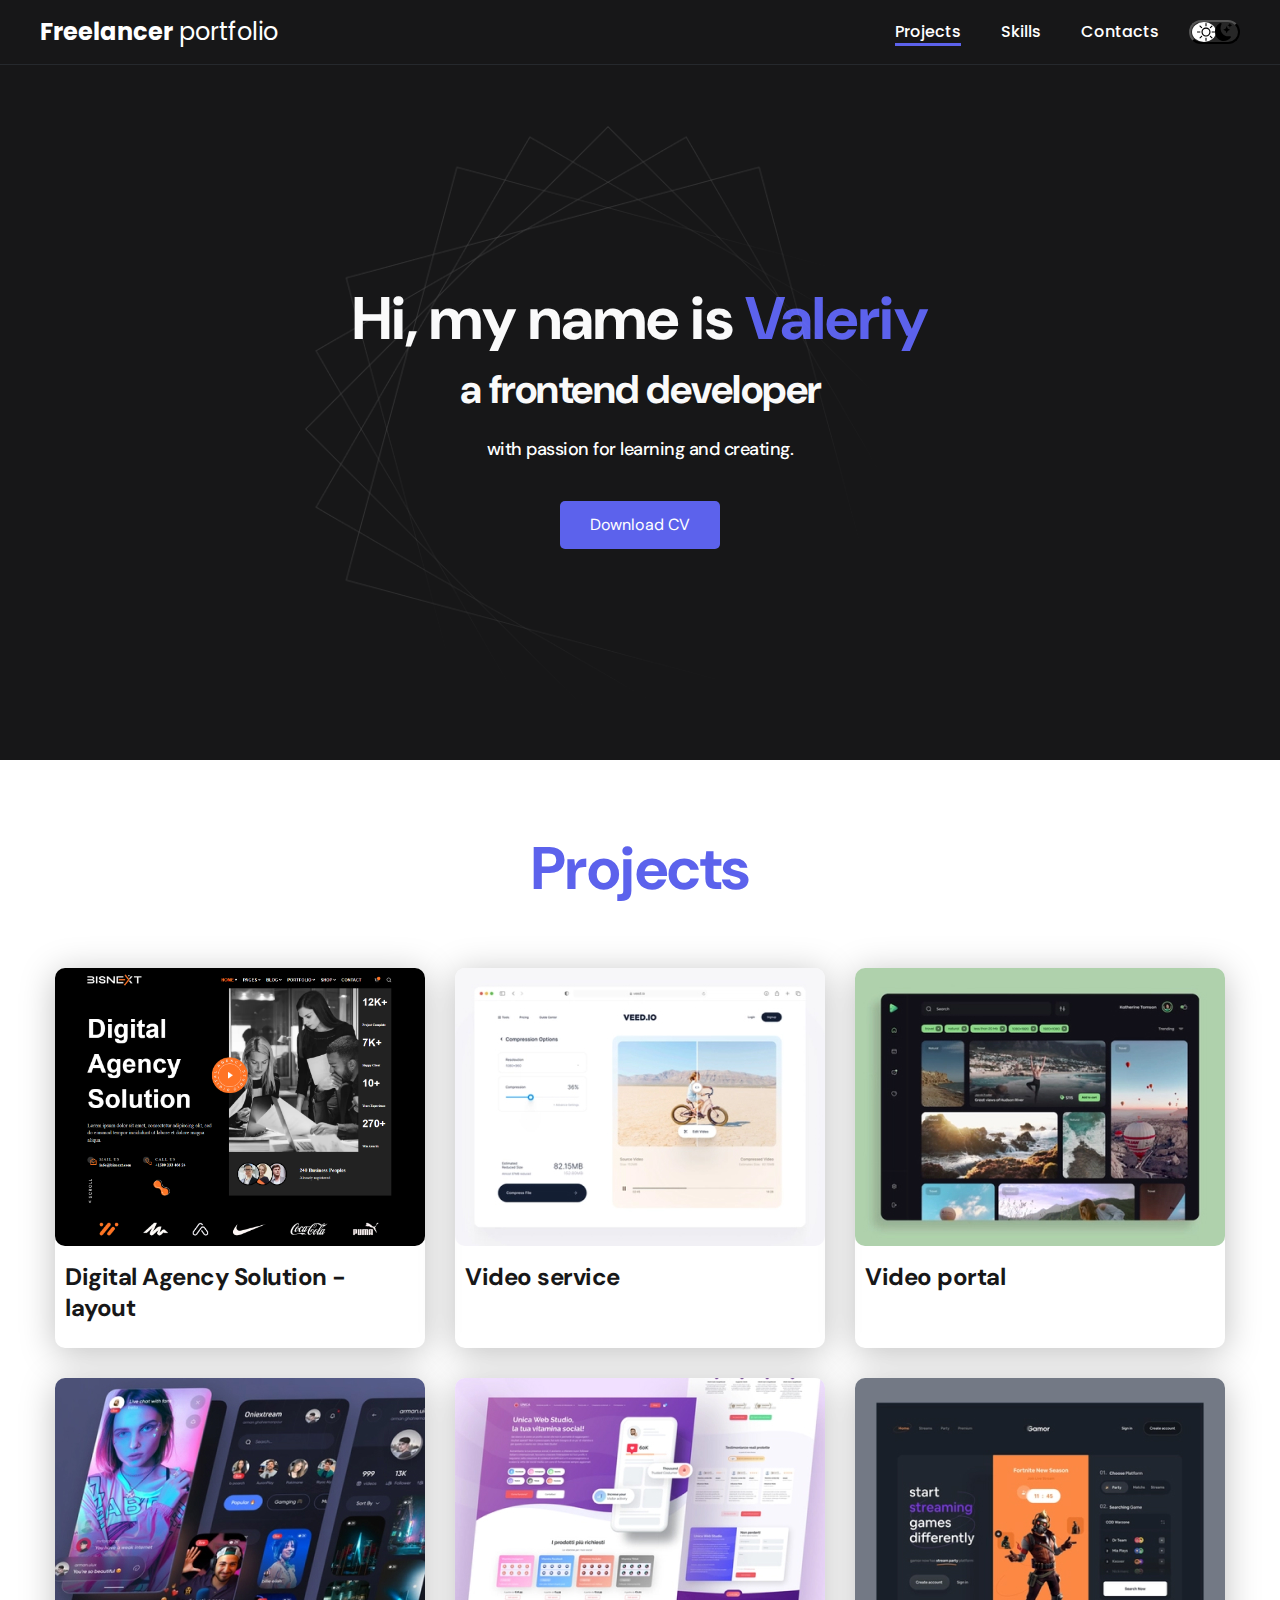
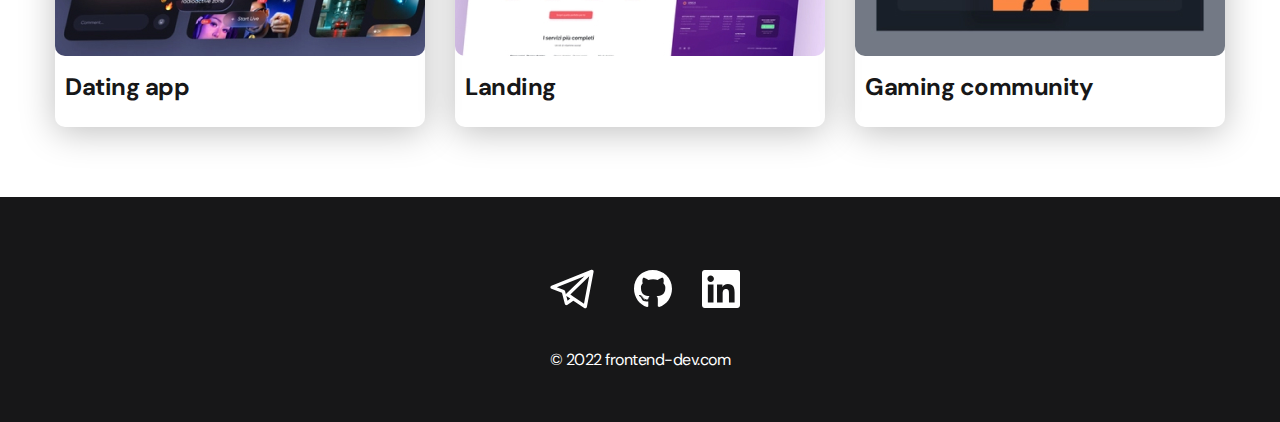
<file: index.html>
<!DOCTYPE html>
<html lang="en">
    <head>
    <meta charset="UTF-8">
    <meta http-equiv="X-UA-Compatible" content="IE=edge">
    <meta name="viewport" content="width=device-width, initial-scale=1.0">
    <link rel="stylesheet" href="css/style.min.css">
    <title>portfolio</title>
</head>
    <body>
        <div class="wrapper">
            <nav class="nav">
                <div class="container">
                    <div class="nav-row">
                        <a href="./index.html" class="logo"><span>Freelancer</span> portfolio</a>
        
                        <button class="dark-mode-btn">
                            <img src="./img/svgicons/sun.svg" alt="light mode" class="dark-mode-btn__icon">
                            <img src="./img/svgicons/moon.svg" alt="dark mode" class="dark-mode-btn__icon">
                        </button>
        
                        <ul class="nav-list">
                            <li class="nav-list__item">
                                <a href="./index.html" class="nav-list__link nav-list__link--active">Projects</a>
                            </li>
                            <li class="nav-list__item">
                                <a href="./skills.html" class="nav-list__link">Skills</a>
                            </li>
                            <li class="nav-list__item">
                                <a href="./contacts.html" class="nav-list__link">Contacts</a>
                            </li>
                        </ul>
                    </div>
                </div>
               
           </nav>
           <header class="header">
                <div class="header__wrapper">
                    <img src="./img/Abstract.png" alt="back ground image">
                    <h1 class="header__title"><strong>Hi, my name is <em>Valeriy</em></strong><br> a frontend developer</h1>
                    <div class="header__text">
                        <p>with passion for learning and creating.</p>
                    </div>
                    <div class="header__btn">
                        <a href="./doc/Valeriy D. FE dev CV.pdf" download class="btn">Download CV</a>
                    </div>
                </div>
           </header>
           <main class="section">
                <div class="container">
                    <h2 class="project__title">Projects</h2>
                    <div class="project__content">
        
                        <div class="project__content-card">
                            <a href="./project-page1.html">
                                <div class="project__content-card-img">     
                                    <img src="./img/projects/Digital-agency-solution.png" alt="project-img01">   
                                </div>
                                <h3 class="project__content-card-text">Digital Agency Solution - layout</h3>
            
                            </a>
                        </div>
                        <div class="project__content-card">
                            <a href="#!">
                                <div class="project__content-card-img">
                                    <img src="./img/projects/project-img02.jpg" alt="project-img02">
                                </div>
                                <h3 class="project__content-card-text">Video service</h3>
            
                            </a>
                        </div>
                        <div class="project__content-card">
                            <a href="#!">
                                <div class="project__content-card-img">
                                    <img src="./img/projects/project-img03.jpg" alt="project-img03">
                                </div>
                                <h3 class="project__content-card-text">Video portal</h3>
            
                            </a>
                        </div>
                        <div class="project__content-card">
                            <a href="#!">
                                <div class="project__content-card-img">
                                    <img src="./img/projects/project-img04.jpg" alt="project-img04">
                                </div>
                                <h3 class="project__content-card-text">Dating app</h3>
            
                            </a>
                        </div>
                        <div class="project__content-card">
                            <a href="#!">
                                <div class="project__content-card-img">
                                    <img src="./img/projects/project-img05.jpg" alt="project-img05">
                                </div>
                                <h3 class="project__content-card-text">Landing</h3>
            
                            </a>
                        </div>
                        <div class="project__content-card">
                            <a href="#!">
                                <div class="project__content-card-img">
                                    <img src="./img/projects/project-img06.jpg" alt="project-img06">
                                </div>
                                <h3 class="project__content-card-text">Gaming community</h3>
            
                            </a>
                        </div>
                    </div>
                </div>
        
           </main>
            
            <footer class="footer">
    <div class="container">          
        <ul class="social">

            <li class="social__item">
                <a href="https://t.me/dolyasv63">
                    <img src="./img/svgicons/telegram.svg" alt="telegram">
                </a>
            </li>
            <li class="social__item">
                <a href="https://github.com/ValeriyDolya">
                    <img src="./img/svgicons/gitHub.svg" alt="gitHub">
                </a>
            </li>
            <li class="social__item">
                <a href="https://www.linkedin.com/in/valeriy-dolya-1a2a0b246/">
                    <img src="./img/svgicons/linkedIn.svg" alt="linkedIn">
                </a>
            </li>
        </ul>
        <div class="copyright">
            <p>© 2022 frontend-dev.com</p>
        </div>
    </div>
</footer>
        </div>



        <script src="js/app.min.js"></script>
    </body>
</html>
</file>
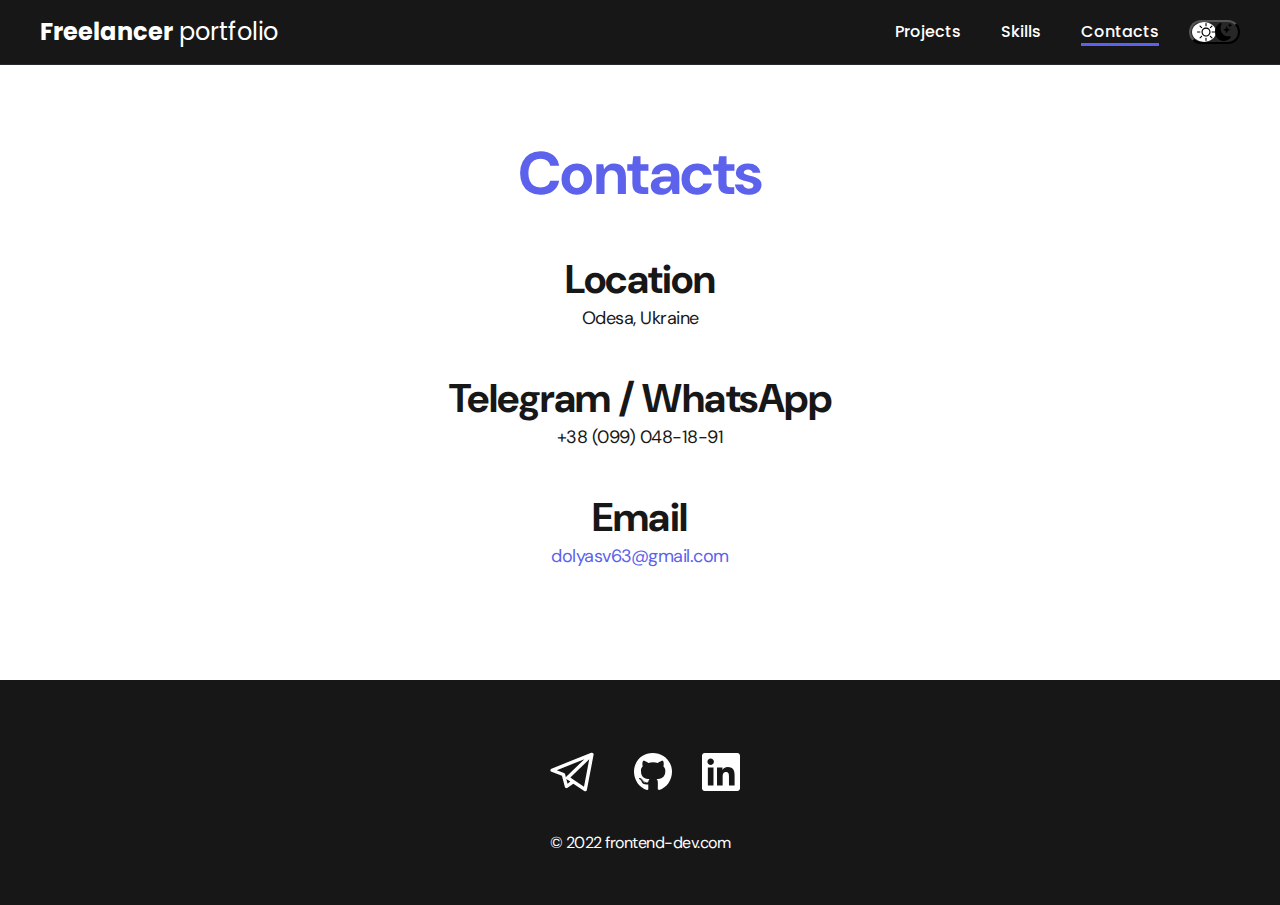
<file: contacts.html>
<!DOCTYPE html>
<html lang="en">
    <head>
    <meta charset="UTF-8">
    <meta http-equiv="X-UA-Compatible" content="IE=edge">
    <meta name="viewport" content="width=device-width, initial-scale=1.0">
    <link rel="stylesheet" href="css/style.min.css">
    <title>about page</title>
</head>
    <body>
        <nav class="nav">
            <div class="container">
                <div class="nav-row">
                    <a href="./index.html" class="logo"><span>Freelancer</span> portfolio</a>
                    <button class="dark-mode-btn">
                        <img src="./img/svgicons/sun.svg" alt="light mode" class="dark-mode-btn__icon">
                        <img src="./img/svgicons/moon.svg" alt="dark mode" class="dark-mode-btn__icon">
                    </button>
                    <ul class="nav-list">
                        <li class="nav-list__item">
                            <a href="./index.html" class="nav-list__link">Projects</a>
                        </li>
                        <li class="nav-list__item">
                            <a href="./skills.html" class="nav-list__link">Skills</a>
                        </li>
                        <li class="nav-list__item">
                            <a href="./contacts.html" class="nav-list__link nav-list__link--active">Contacts</a>
                        </li>
                    </ul>
                </div>
            </div>
           
       </nav>
    
       <main class="section">
            <div class="container"> 
                <h1 class="project__title">Contacts</h1>
                <ul class="content-list">
                    <li class="contemt-list__item">
                        <h2 class="contemt-list__item--title">Location </h2>
                        <p>Odesa, Ukraine</p>
                    </li>
                    <li class="contemt-list__item">
                        <h2 class="contemt-list__item--title">Telegram / WhatsApp</h2>
                        <p><a href="tel:+380990481891" class="tel">+38 (099) 048-18-91</a></p>
                    </li>
                    <li class="contemt-list__item">
                        <h2 class="contemt-list__item--title">Email</h2>
                        <p><a href="mailto:dolyasv63@gmail.com" class="email">dolyasv63@gmail.com</a></p>
                    </li>
                </ul>
    
            </div>
    
       </main>
        <footer class="footer">
    <div class="container">          
        <ul class="social">

            <li class="social__item">
                <a href="https://t.me/dolyasv63">
                    <img src="./img/svgicons/telegram.svg" alt="telegram">
                </a>
            </li>
            <li class="social__item">
                <a href="https://github.com/ValeriyDolya">
                    <img src="./img/svgicons/gitHub.svg" alt="gitHub">
                </a>
            </li>
            <li class="social__item">
                <a href="https://www.linkedin.com/in/valeriy-dolya-1a2a0b246/">
                    <img src="./img/svgicons/linkedIn.svg" alt="linkedIn">
                </a>
            </li>
        </ul>
        <div class="copyright">
            <p>© 2022 frontend-dev.com</p>
        </div>
    </div>
</footer>
        <script src="js/app.min.js"></script>
    </body>
</html>
</file>
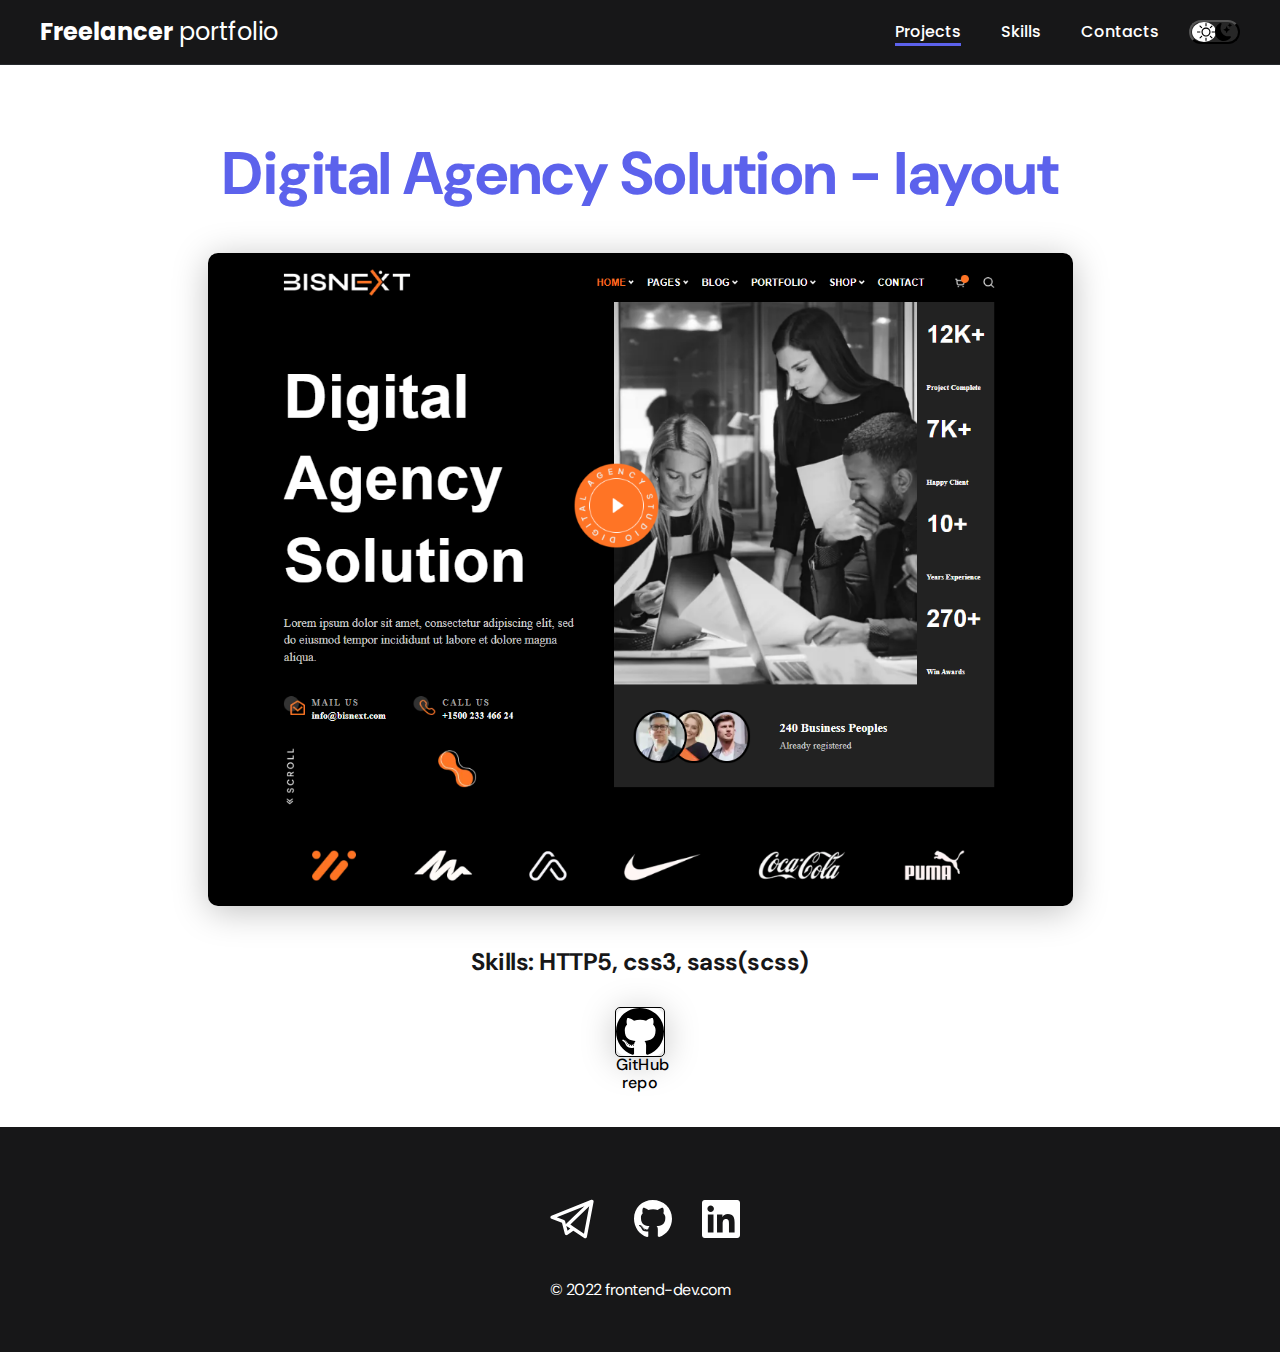
<file: project-page1.html>
<!DOCTYPE html>
<html lang="en">
    <head>
    <meta charset="UTF-8">
    <meta http-equiv="X-UA-Compatible" content="IE=edge">
    <meta name="viewport" content="width=device-width, initial-scale=1.0">
    <link rel="stylesheet" href="css/style.min.css">
    <title>about page</title>
</head>
    <body>
        <nav class="nav">
            <div class="container">
                <div class="nav-row">
                    <a href="./index.html" class="logo"><span>Freelancer</span> portfolio</a>
                    <button class="dark-mode-btn">
                        <img src="./img/svgicons/sun.svg" alt="light mode" class="dark-mode-btn__icon">
                        <img src="./img/svgicons/moon.svg" alt="dark mode" class="dark-mode-btn__icon">
                    </button>
                    <ul class="nav-list">
                        <li class="nav-list__item">
                            <a href="./index.html" class="nav-list__link nav-list__link--active">Projects</a>
                        </li>
                        <li class="nav-list__item">
                            <a href="./skills.html" class="nav-list__link">Skills</a>
                        </li>
                        <li class="nav-list__item">
                            <a href="./contacts.html" class="nav-list__link">Contacts</a>
                        </li>
                    </ul>
                </div>
            </div>
        
        </nav>

        <main class="section">
            <div class="container">
                <div class="project-details">
                    <h1 class="project__title">Digital Agency Solution - layout</h1>
                        <a href="https://valeriydolya.github.io/Digital-Agency-Solution/">
                            <img src="./img/projects/Digital-agency-solution.png" alt="project-img01">
                        </a>
                    <div class="project-details__descr">
                        <p>Skills: HTTP5, css3, sass(scss)</p>
                    </div>
                    <a href="https://github.com/ValeriyDolya/Digital-Agency-Solution" class="btn-outline">
                        <img src="./img/svgicons/gitHub-black.svg" alt="gitHub-black">
                        GitHub repo
                    </a>
                </div>

            </div>

        </main>
        <footer class="footer">
    <div class="container">          
        <ul class="social">

            <li class="social__item">
                <a href="https://t.me/dolyasv63">
                    <img src="./img/svgicons/telegram.svg" alt="telegram">
                </a>
            </li>
            <li class="social__item">
                <a href="https://github.com/ValeriyDolya">
                    <img src="./img/svgicons/gitHub.svg" alt="gitHub">
                </a>
            </li>
            <li class="social__item">
                <a href="https://www.linkedin.com/in/valeriy-dolya-1a2a0b246/">
                    <img src="./img/svgicons/linkedIn.svg" alt="linkedIn">
                </a>
            </li>
        </ul>
        <div class="copyright">
            <p>© 2022 frontend-dev.com</p>
        </div>
    </div>
</footer>
        <script src="js/app.min.js"></script>
    </body>
</html>
</file>
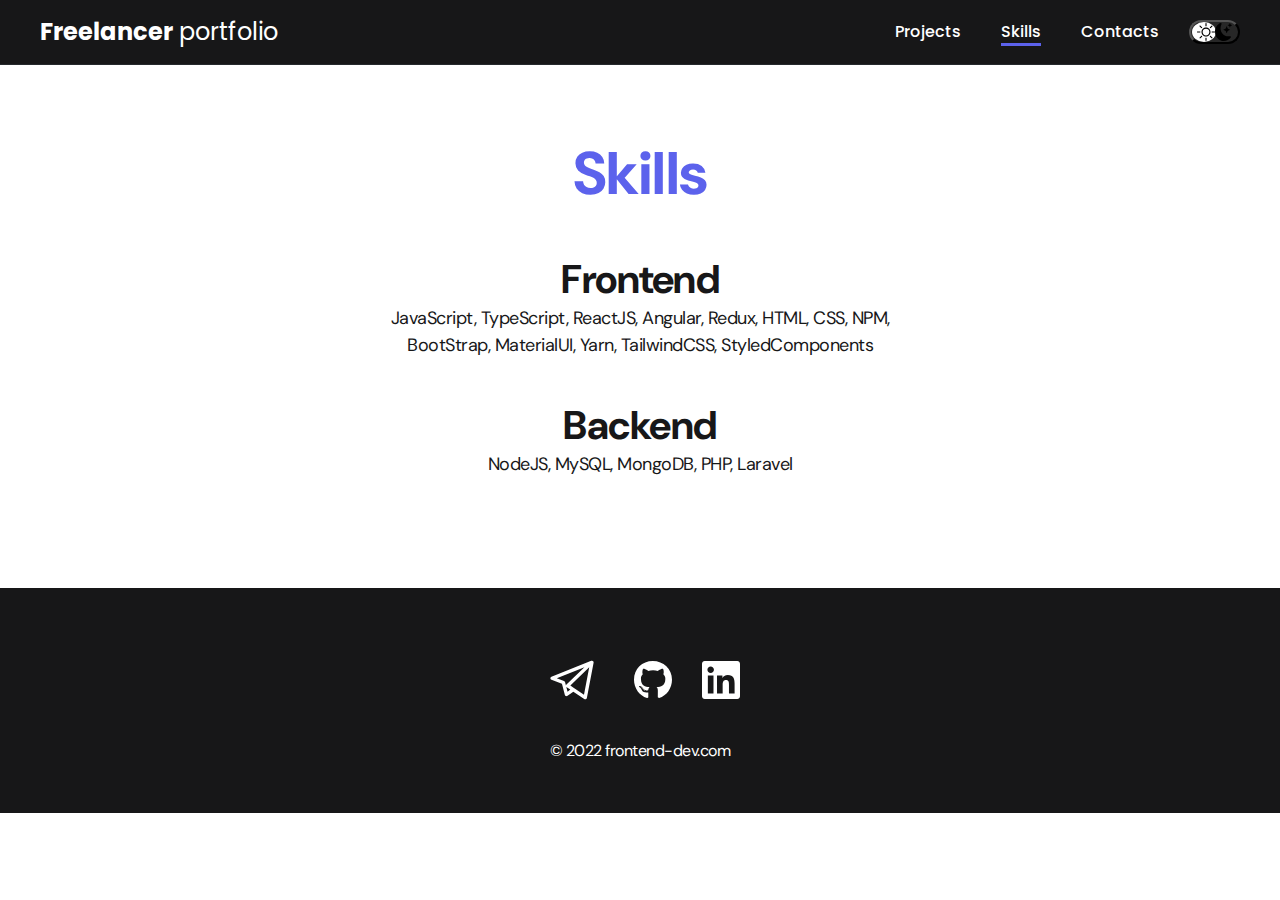
<file: skills.html>
<!DOCTYPE html>
<html lang="en">
    <head>
    <meta charset="UTF-8">
    <meta http-equiv="X-UA-Compatible" content="IE=edge">
    <meta name="viewport" content="width=device-width, initial-scale=1.0">
    <link rel="stylesheet" href="css/style.min.css">
    <title>about page</title>
</head>
    <body>
        <nav class="nav">
            <div class="container">
                <div class="nav-row">
                    <a href="./index.html" class="logo"><span>Freelancer</span> portfolio</a>
                    <button class="dark-mode-btn">
                        <img src="./img/svgicons/sun.svg" alt="light mode" class="dark-mode-btn__icon">
                        <img src="./img/svgicons/moon.svg" alt="dark mode" class="dark-mode-btn__icon">
                    </button>
                    <ul class="nav-list">
                        <li class="nav-list__item">
                            <a href="./index.html" class="nav-list__link">Projects</a>
                        </li>
                        <li class="nav-list__item">
                            <a href="./skills.html" class="nav-list__link nav-list__link--active">Skills</a>
                        </li>
                        <li class="nav-list__item">
                            <a href="./contacts.html" class="nav-list__link">Contacts</a>
                        </li>
                    </ul>
                </div>
            </div>
           
       </nav>
    
       <main class="section">
            <div class="container"> 
                <h1 class="project__title">Skills</h1>
                <ul class="content-list">
                    <li class="contemt-list__item">
                        <h2 class="contemt-list__item--title">Frontend </h2>
                        <p>JavaScript, TypeScript, ReactJS, Angular, Redux, HTML, CSS, NPM, BootStrap, MaterialUI, Yarn, TailwindCSS, StyledComponents</p>
                    </li>
                    <li class="contemt-list__item">
                        <h2 class="contemt-list__item--title">Backend</h2>
                        <p>NodeJS, MySQL, MongoDB, PHP, Laravel</p>
                    </li>
                </ul>
    
            </div>
    
       </main>
        <footer class="footer">
    <div class="container">          
        <ul class="social">

            <li class="social__item">
                <a href="https://t.me/dolyasv63">
                    <img src="./img/svgicons/telegram.svg" alt="telegram">
                </a>
            </li>
            <li class="social__item">
                <a href="https://github.com/ValeriyDolya">
                    <img src="./img/svgicons/gitHub.svg" alt="gitHub">
                </a>
            </li>
            <li class="social__item">
                <a href="https://www.linkedin.com/in/valeriy-dolya-1a2a0b246/">
                    <img src="./img/svgicons/linkedIn.svg" alt="linkedIn">
                </a>
            </li>
        </ul>
        <div class="copyright">
            <p>© 2022 frontend-dev.com</p>
        </div>
    </div>
</footer>
        <script src="js/app.min.js"></script>
    </body>
</html>
</file>
<file: css/style.min.css>
@import url(https://fonts.googleapis.com/css2?family=DM+Sans:wght@400;500;700&family=Poppins:wght@400;500;700&display=swap);a,abbr,acronym,address,applet,article,aside,audio,b,big,blockquote,body,canvas,caption,center,cite,code,dd,del,details,dfn,div,dl,dt,em,embed,fieldset,figcaption,figure,footer,form,h1,h2,h3,h4,h5,h6,header,hgroup,html,i,iframe,img,ins,kbd,label,legend,li,mark,menu,nav,object,ol,output,p,pre,q,ruby,s,samp,section,small,span,strike,strong,sub,summary,sup,table,tbody,td,tfoot,th,thead,time,tr,tt,u,ul,var,video{margin:0;padding:0;border:0;font-size:100%;font:inherit;vertical-align:baseline}:focus{outline:0}article,aside,details,figcaption,figure,footer,header,hgroup,menu,nav,section{display:block}body{line-height:1}ol,ul{list-style:none}blockquote,q{quotes:none}blockquote:after,blockquote:before,q:after,q:before{content:"";content:none}table{border-collapse:collapse;border-spacing:0}input[type=search]::-webkit-search-cancel-button,input[type=search]::-webkit-search-decoration,input[type=search]::-webkit-search-results-button,input[type=search]::-webkit-search-results-decoration{-webkit-appearance:none}input[type=search]{-webkit-box-sizing:content-box;-moz-box-sizing:content-box;box-sizing:content-box}textarea{overflow:auto;vertical-align:top;resize:vertical}audio,canvas,video{display:inline-block;max-width:100%}audio:not([controls]){display:none;height:0}[hidden]{display:none}html{font-size:100%;-webkit-text-size-adjust:100%;-ms-text-size-adjust:100%}a:focus{outline:thin dotted}a:active,a:hover{outline:0}img{border:0;-ms-interpolation-mode:bicubic}figure{margin:0}form{margin:0}fieldset{border:1px solid silver;margin:0 2px;padding:.35em .625em .75em}legend{border:0;padding:0;white-space:normal}button,input,select,textarea{font-size:100%;margin:0;vertical-align:baseline}button,input{line-height:normal}button,select{text-transform:none}button,html input[type=button],input[type=reset],input[type=submit]{cursor:pointer}button[disabled],html input[disabled]{cursor:default}input[type=checkbox],input[type=radio]{box-sizing:border-box;padding:0}input[type=search]{-moz-box-sizing:content-box;-webkit-box-sizing:content-box;box-sizing:content-box}input[type=search]::-webkit-search-cancel-button,input[type=search]::-webkit-search-decoration{-webkit-appearance:none}button::-moz-focus-inner,input::-moz-focus-inner{border:0;padding:0}textarea{overflow:auto;vertical-align:top}table{border-collapse:collapse;border-spacing:0}button,html,input,select,textarea{color:#222}::-moz-selection{background:#b3d4fc;text-shadow:none}::selection{background:#b3d4fc;text-shadow:none}img{vertical-align:middle}fieldset{border:0;margin:0;padding:0}textarea{resize:vertical}.chromeframe{margin:.2em 0;background:#ccc;color:#000;padding:.2em 0}:root{--black:#171718;--black-2:#252526;--black-border:#26292D;--white:#fff;--purple:#5C62EC;--white-title:#FAFAFA;--shadow-for-white-mode:0px 5px 35px rgba(0, 0, 0, 0.25);--shadow-for-dark-mode:0px 5px 35px rgba(0, 0, 0, 0.9);--dark-bg:var(--black);--dark-border:var(--black-border);--header-text:var(--white);--accent:var(--purple);--title-header:var(--white-title);--blak-mode:var(--black-2);--page-bg:var(--white);--text-color:var(--black);--shadow:var(--shadow-for-white-mode)}.dark{--page-bg:var(--black-2);--text-color:var(--white);--shadow:var(--shadow-for-dark-mode)}body,html{display:flex;flex-direction:column;min-height:100%;min-width:fit-content;font-family:"DM Sans",sans-serif;background-color:var(--page-bg);color:var(--text-color)}img{width:100%}a{text-decoration:none;color:#fff}.container{padding:0 15px;max-width:1200px;margin:0 auto}.section{padding:70px 0}.project__title{font-weight:700;font-size:60px;line-height:78px;text-align:center;letter-spacing:-.5px;color:var(--accent);margin-bottom:40px}.nav{padding:20px 0;background-color:var(--dark-bg);color:var(--header-text);border-bottom:1px solid var(--dark-border)}.nav-row{display:flex;justify-content:flex-end;align-items:center;gap:30px;flex-wrap:wrap;font-family:Poppins,sans-serif}.logo{margin-right:auto;font-size:24px}.logo span{font-weight:700}.nav-list{display:flex;gap:40px;flex-wrap:wrap}.nav-list__link{font-weight:500;font-size:16px;line-height:24px;transition:.2s ease-in}.nav-list__link:hover{opacity:.8}.nav-list__link--active{border-bottom:3px solid var(--accent)}.dark-mode-btn{position:relative;display:flex;justify-content:space-between;align-items:center;width:51px;height:24px;border-radius:50px;background-color:#272727;order:9}.dark-mode-btn::before{content:"";position:absolute;left:1px;width:24px;height:20px;background-color:var(--white);border-radius:50%;transition:left .2s ease-in}.dark-mode-btn--active::before{left:23px}.dark-mode-btn__icon{position:relative;z-index:5}.header{background-color:var(--dark-bg);min-height:695px;display:flex;align-items:center}.header__wrapper{position:relative;color:var(--white);max-width:600px;margin:0 auto;padding:40px 15px;text-align:center}.header__wrapper img{position:absolute;top:-111px;left:-32px}.header__title{color:var(--white-title);font-weight:700;font-size:40px;line-height:56px;letter-spacing:-.5px}.header__title strong{font-size:60px;line-height:84px}.header__title strong em{color:var(--accent)}.header__text{margin:20px 0 40px;font-weight:500;font-size:18px;line-height:24px;letter-spacing:-.5px}.header__text p+p{margin-top:.5em}.header__btn{position:relative;z-index:5;width:fit-content;margin:0 auto}.btn{display:inline-block;width:160px;height:48px;background-color:var(--accent);border-radius:5px;line-height:48px;font-size:16px;letter-spacing:.15px;transition:opacity .1s ease-in}.btn:hover{opacity:.8}.btn:active{opacity:.6;position:relative;top:1px;left:1px}.project__content{display:flex;flex-wrap:wrap;gap:30px;justify-content:center;margin-top:60px}.project__content-card{box-shadow:var(--shadow);width:370px;border-radius:10px}.project__content-card-img{position:relative;overflow:hidden;width:100%;height:278px;border-radius:10px}.project__content-card-img img{position:absolute;left:50%;top:50%;transform:translate(-50%,-50%);object-fit:cover}.project__content-card-text{padding:15px 10px 25px;font-weight:700;font-size:24px;line-height:31px;letter-spacing:-.5px;color:var(--text-color)}.project-details{display:flex;flex-direction:column;align-items:center;max-width:865px;margin:0 auto}.project-details img{max-width:100%;box-shadow:var(--shadow);border-radius:10px}.project-details__descr{font-weight:700;font-size:24px;line-height:31px;letter-spacing:-.5px;color:var(--text-color);margin:40px 0 30px}.btn-outline{font-weight:500;font-size:16px;line-height:18px;text-align:center;letter-spacing:.15px;color:#000;width:48px;height:48px;border:1px solid #000;border-radius:5px;background-color:rgba(255,255,255,.5)}.btn-outline:active{background-color:#fafafa;position:relative;top:1px;left:1px}.content-list{display:flex;flex-direction:column;row-gap:40px;margin:40px;text-align:center;align-items:center}.contemt-list__item{max-width:571px;font-weight:400;font-size:18px;line-height:27px;letter-spacing:-.5px;color:var(var(--text-color))}.contemt-list__item p+p{margin-top:.5em}.contemt-list__item--title{font-weight:700;font-size:40px;line-height:52px}.tel{color:var(--text-color)}.email{color:var(--accent)}.footer{background-color:var(--dark-bg);padding:60px 0 50px;display:flex;align-items:center;margin-top:auto}.social{display:flex;column-gap:30px}.social__item{display:flex;align-items:center}.copyright{margin-top:27px;color:var(--white);text-align:center;font-size:16px;line-height:24px;letter-spacing:-.5px}.copyright p+p{margin-top:.5em}@media (max-width:768px){.wrapper{min-width:650px}.nav-row{justify-content:space-between}.header{min-height:unset}.header__title{font-size:27px;line-height:37px;letter-spacing:-.2px}.header__title strong{font-size:40px;line-height:56px}.project__title{font-size:40px;line-height:52px;letter-spacing:-.2px}.footer{padding:40px 0 35px}.copyright{margin-top:20px}}
</file>
